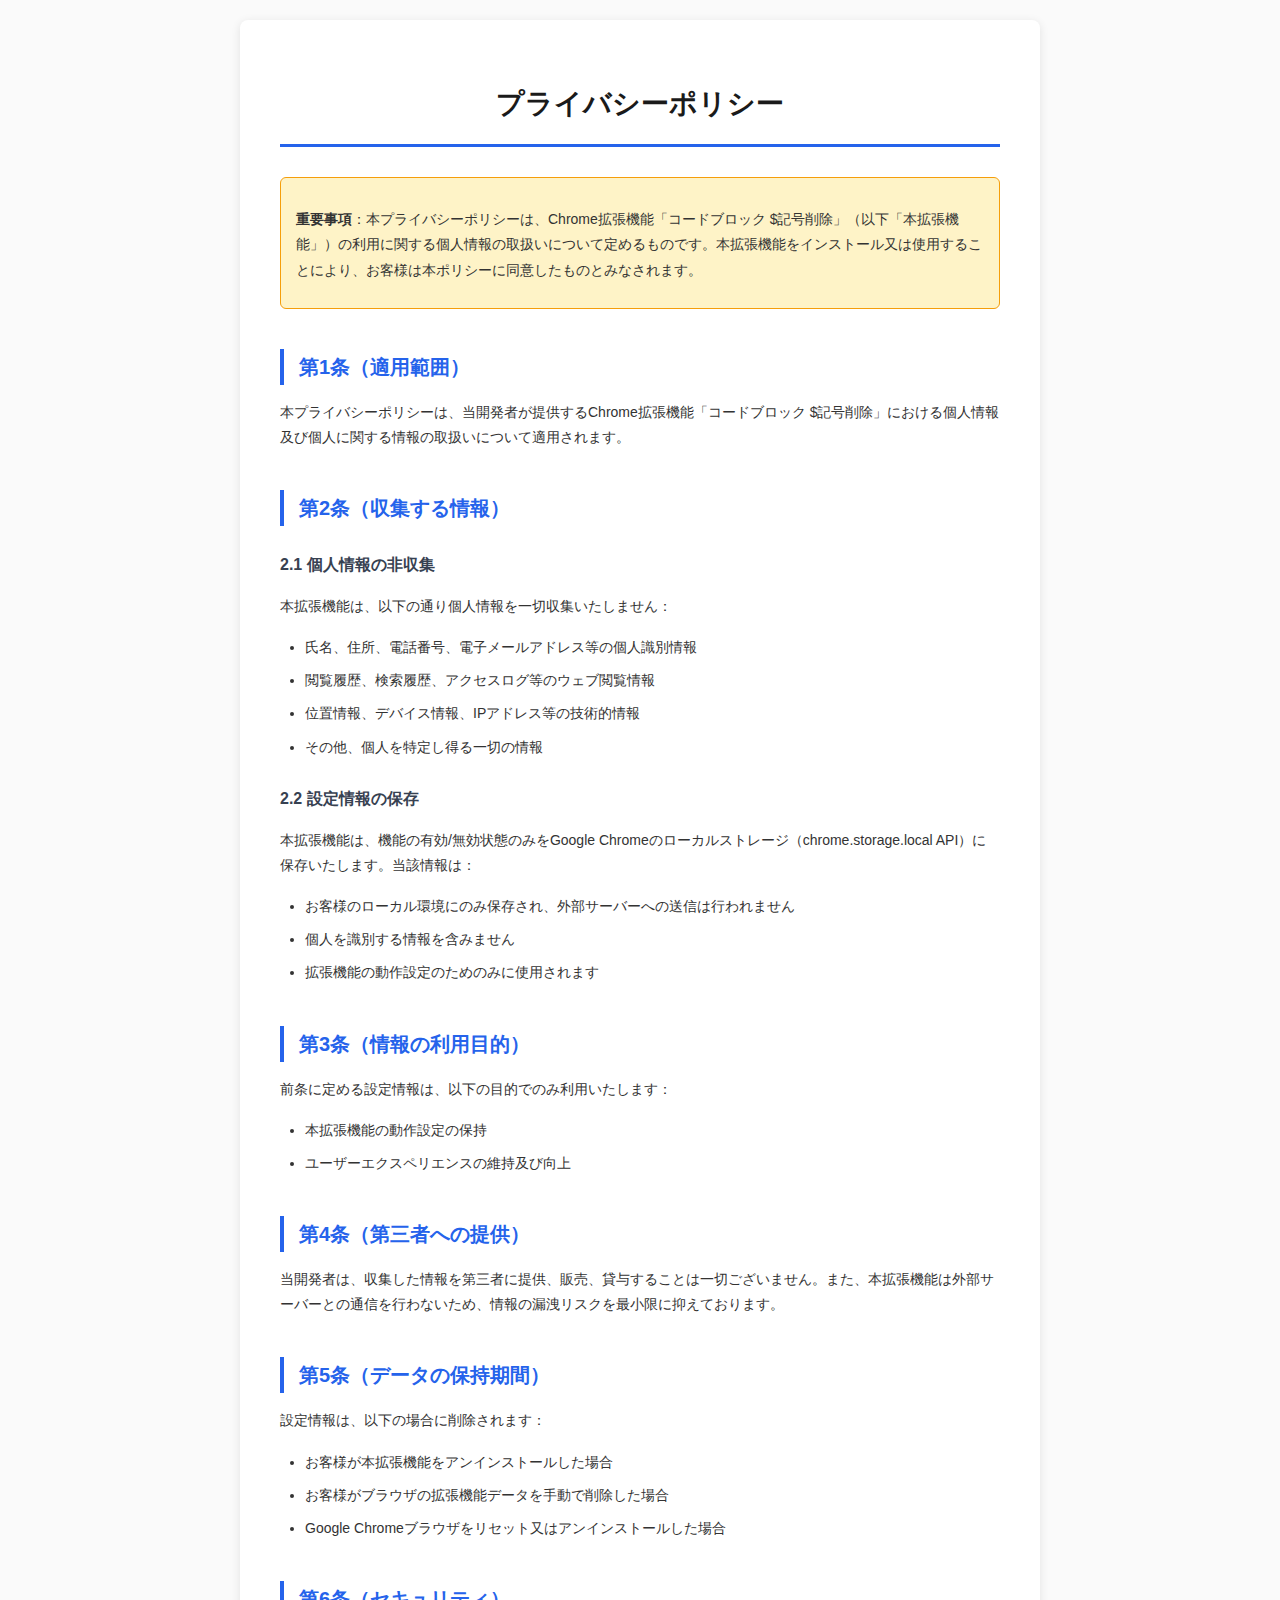
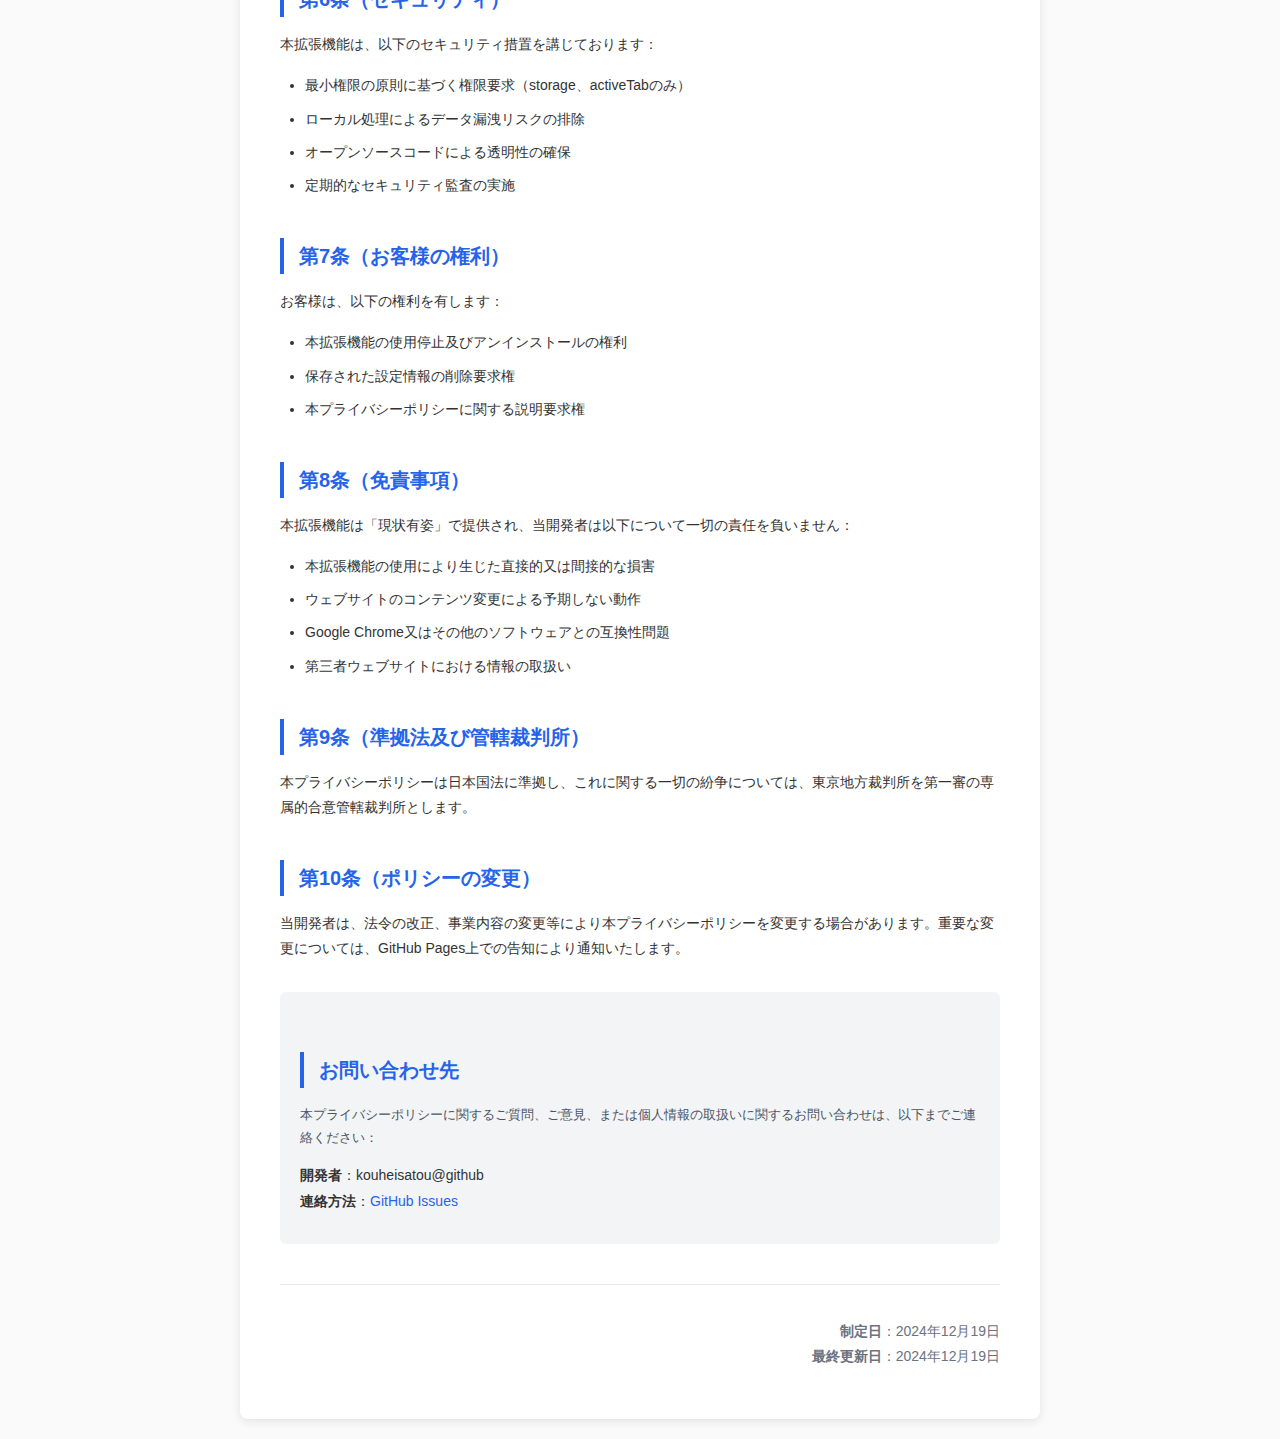
<file: index.html>
<!DOCTYPE html>
<html lang="ja">
<head>
    <meta charset="UTF-8">
    <meta name="viewport" content="width=device-width, initial-scale=1.0">
    <title>コードブロック $記号削除 - プライバシーポリシー</title>
    <meta name="description" content="Chrome拡張機能「コードブロック $記号削除」のプライバシーポリシー及び利用規約">
    <style>
        body {
            font-family: "Noto Sans JP", -apple-system, BlinkMacSystemFont, "Segoe UI", Roboto, Arial, sans-serif;
            line-height: 1.8;
            max-width: 800px;
            margin: 0 auto;
            padding: 20px;
            background: #fafafa;
            color: #333;
        }
        
        .container {
            background: white;
            padding: 40px;
            border-radius: 8px;
            box-shadow: 0 2px 10px rgba(0, 0, 0, 0.1);
        }
        
        h1 {
            color: #1a1a1a;
            font-size: 28px;
            margin-bottom: 30px;
            text-align: center;
            border-bottom: 3px solid #2563eb;
            padding-bottom: 15px;
        }
        
        h2 {
            color: #2563eb;
            font-size: 20px;
            margin-top: 40px;
            margin-bottom: 15px;
            border-left: 4px solid #2563eb;
            padding-left: 15px;
        }
        
        h3 {
            color: #374151;
            font-size: 16px;
            margin-top: 25px;
            margin-bottom: 10px;
        }
        
        p, li {
            margin-bottom: 10px;
            font-size: 14px;
        }
        
        .section {
            margin-bottom: 30px;
        }
        
        .important {
            background: #fef3c7;
            border: 1px solid #f59e0b;
            border-radius: 6px;
            padding: 15px;
            margin: 20px 0;
        }
        
        .contact-info {
            background: #f3f4f6;
            border-radius: 6px;
            padding: 20px;
            margin: 30px 0;
        }
        
        .date {
            text-align: right;
            color: #6b7280;
            font-size: 13px;
            margin-top: 40px;
            border-top: 1px solid #e5e7eb;
            padding-top: 20px;
        }
        
        ul {
            padding-left: 25px;
        }
        
        li {
            margin-bottom: 8px;
        }
        
        .legal-text {
            font-size: 13px;
            color: #4b5563;
        }
        
        a {
            color: #2563eb;
            text-decoration: none;
        }
        
        a:hover {
            text-decoration: underline;
        }
    </style>
</head>
<body>
    <div class="container">
        <h1>プライバシーポリシー</h1>
        
        <div class="important">
            <p><strong>重要事項</strong>：本プライバシーポリシーは、Chrome拡張機能「コードブロック $記号削除」（以下「本拡張機能」）の利用に関する個人情報の取扱いについて定めるものです。本拡張機能をインストール又は使用することにより、お客様は本ポリシーに同意したものとみなされます。</p>
        </div>

        <div class="section">
            <h2>第1条（適用範囲）</h2>
            <p>本プライバシーポリシーは、当開発者が提供するChrome拡張機能「コードブロック $記号削除」における個人情報及び個人に関する情報の取扱いについて適用されます。</p>
        </div>

        <div class="section">
            <h2>第2条（収集する情報）</h2>
            <h3>2.1 個人情報の非収集</h3>
            <p>本拡張機能は、以下の通り個人情報を一切収集いたしません：</p>
            <ul>
                <li>氏名、住所、電話番号、電子メールアドレス等の個人識別情報</li>
                <li>閲覧履歴、検索履歴、アクセスログ等のウェブ閲覧情報</li>
                <li>位置情報、デバイス情報、IPアドレス等の技術的情報</li>
                <li>その他、個人を特定し得る一切の情報</li>
            </ul>
            
            <h3>2.2 設定情報の保存</h3>
            <p>本拡張機能は、機能の有効/無効状態のみをGoogle Chromeのローカルストレージ（chrome.storage.local API）に保存いたします。当該情報は：</p>
            <ul>
                <li>お客様のローカル環境にのみ保存され、外部サーバーへの送信は行われません</li>
                <li>個人を識別する情報を含みません</li>
                <li>拡張機能の動作設定のためのみに使用されます</li>
            </ul>
        </div>

        <div class="section">
            <h2>第3条（情報の利用目的）</h2>
            <p>前条に定める設定情報は、以下の目的でのみ利用いたします：</p>
            <ul>
                <li>本拡張機能の動作設定の保持</li>
                <li>ユーザーエクスペリエンスの維持及び向上</li>
            </ul>
        </div>

        <div class="section">
            <h2>第4条（第三者への提供）</h2>
            <p>当開発者は、収集した情報を第三者に提供、販売、貸与することは一切ございません。また、本拡張機能は外部サーバーとの通信を行わないため、情報の漏洩リスクを最小限に抑えております。</p>
        </div>

        <div class="section">
            <h2>第5条（データの保持期間）</h2>
            <p>設定情報は、以下の場合に削除されます：</p>
            <ul>
                <li>お客様が本拡張機能をアンインストールした場合</li>
                <li>お客様がブラウザの拡張機能データを手動で削除した場合</li>
                <li>Google Chromeブラウザをリセット又はアンインストールした場合</li>
            </ul>
        </div>

        <div class="section">
            <h2>第6条（セキュリティ）</h2>
            <p>本拡張機能は、以下のセキュリティ措置を講じております：</p>
            <ul>
                <li>最小権限の原則に基づく権限要求（storage、activeTabのみ）</li>
                <li>ローカル処理によるデータ漏洩リスクの排除</li>
                <li>オープンソースコードによる透明性の確保</li>
                <li>定期的なセキュリティ監査の実施</li>
            </ul>
        </div>

        <div class="section">
            <h2>第7条（お客様の権利）</h2>
            <p>お客様は、以下の権利を有します：</p>
            <ul>
                <li>本拡張機能の使用停止及びアンインストールの権利</li>
                <li>保存された設定情報の削除要求権</li>
                <li>本プライバシーポリシーに関する説明要求権</li>
            </ul>
        </div>

        <div class="section">
            <h2>第8条（免責事項）</h2>
            <p>本拡張機能は「現状有姿」で提供され、当開発者は以下について一切の責任を負いません：</p>
            <ul>
                <li>本拡張機能の使用により生じた直接的又は間接的な損害</li>
                <li>ウェブサイトのコンテンツ変更による予期しない動作</li>
                <li>Google Chrome又はその他のソフトウェアとの互換性問題</li>
                <li>第三者ウェブサイトにおける情報の取扱い</li>
            </ul>
        </div>

        <div class="section">
            <h2>第9条（準拠法及び管轄裁判所）</h2>
            <p>本プライバシーポリシーは日本国法に準拠し、これに関する一切の紛争については、東京地方裁判所を第一審の専属的合意管轄裁判所とします。</p>
        </div>

        <div class="section">
            <h2>第10条（ポリシーの変更）</h2>
            <p>当開発者は、法令の改正、事業内容の変更等により本プライバシーポリシーを変更する場合があります。重要な変更については、GitHub Pages上での告知により通知いたします。</p>
        </div>

        <div class="contact-info">
            <h2>お問い合わせ先</h2>
            <p class="legal-text">本プライバシーポリシーに関するご質問、ご意見、または個人情報の取扱いに関するお問い合わせは、以下までご連絡ください：</p>
            <p><strong>開発者</strong>：kouheisatou@github<br>
            <strong>連絡方法</strong>：<a href="https://github.com/kouheisatou/nodollar_extension/issues">GitHub Issues</a></p>
        </div>

        <div class="date">
            <p><strong>制定日</strong>：2024年12月19日<br>
            <strong>最終更新日</strong>：2024年12月19日</p>
        </div>
    </div>
</body>
</html>
</file>
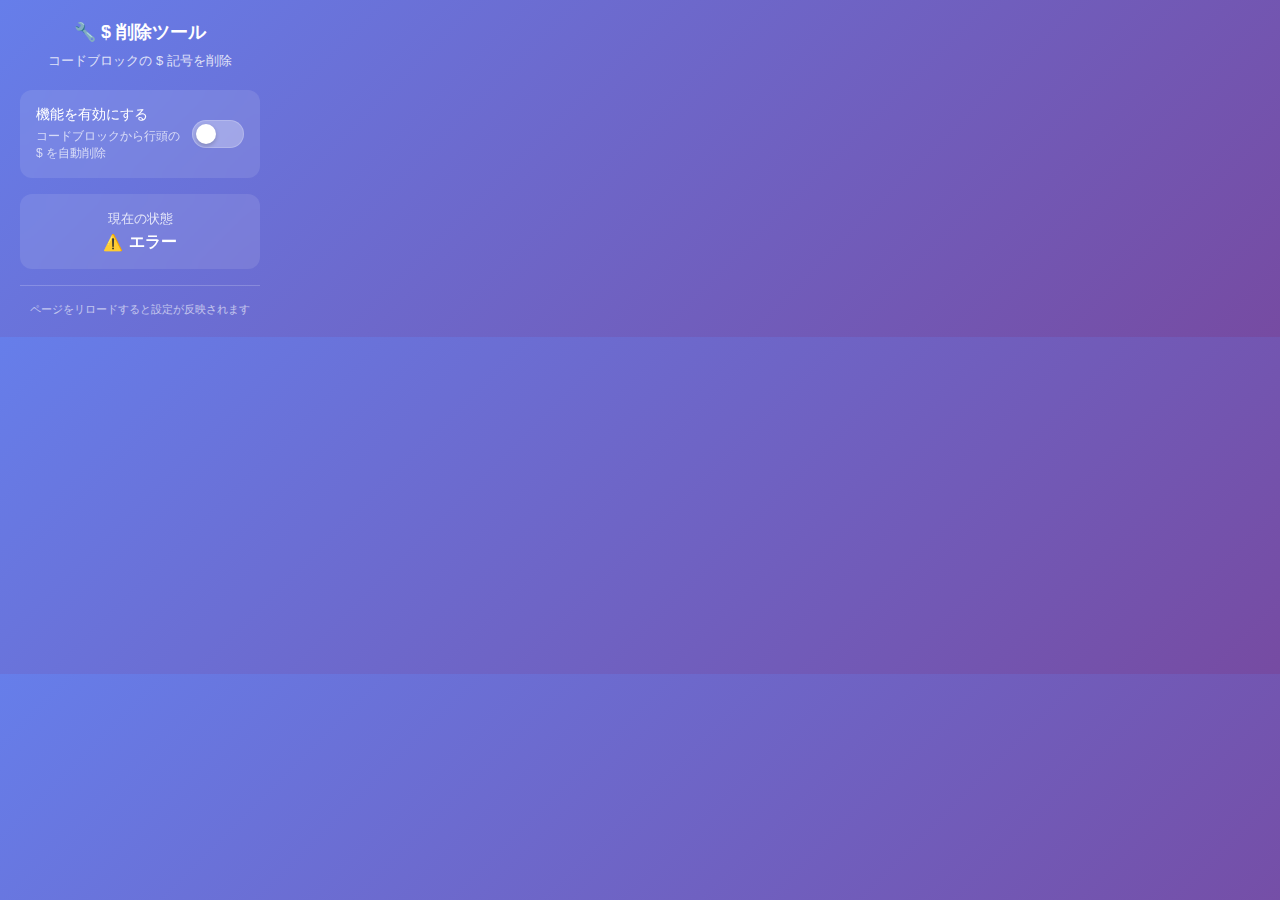
<file: popup.html>
<!DOCTYPE html>
<html lang="ja">
<head>
  <meta charset="UTF-8">
  <meta name="viewport" content="width=device-width, initial-scale=1.0">
  <title>コードブロック $ 削除ツール 設定</title>
  <style>
    body {
      width: 280px;
      padding: 0;
      margin: 0;
      font-family: -apple-system, BlinkMacSystemFont, 'Segoe UI', Roboto, Arial, sans-serif;
      background: linear-gradient(135deg, #667eea 0%, #764ba2 100%);
      color: white;
    }

    .container {
      padding: 20px;
    }

    .header {
      text-align: center;
      margin-bottom: 20px;
    }

    .title {
      font-size: 18px;
      font-weight: 600;
      margin: 0 0 8px 0;
      display: flex;
      align-items: center;
      justify-content: center;
      gap: 8px;
    }

    .subtitle {
      font-size: 13px;
      opacity: 0.8;
      margin: 0;
    }

    .toggle-section {
      background: rgba(255, 255, 255, 0.1);
      border-radius: 12px;
      padding: 16px;
      margin-bottom: 16px;
      backdrop-filter: blur(10px);
    }

    .toggle-container {
      display: flex;
      align-items: center;
      justify-content: space-between;
    }

    .toggle-info {
      flex: 1;
    }

    .toggle-label {
      font-size: 14px;
      font-weight: 500;
      margin: 0 0 4px 0;
    }

    .toggle-description {
      font-size: 12px;
      opacity: 0.7;
      margin: 0;
    }

    .toggle-switch {
      position: relative;
      width: 52px;
      height: 28px;
      margin-left: 12px;
    }

    .toggle-input {
      opacity: 0;
      width: 0;
      height: 0;
    }

    .toggle-slider {
      position: absolute;
      cursor: pointer;
      top: 0;
      left: 0;
      right: 0;
      bottom: 0;
      background-color: rgba(255, 255, 255, 0.3);
      transition: 0.3s;
      border-radius: 28px;
      border: 1px solid rgba(255, 255, 255, 0.2);
    }

    .toggle-slider:before {
      position: absolute;
      content: "";
      height: 20px;
      width: 20px;
      left: 3px;
      bottom: 3px;
      background-color: white;
      transition: 0.3s;
      border-radius: 50%;
      box-shadow: 0 2px 4px rgba(0, 0, 0, 0.2);
    }

    .toggle-input:checked + .toggle-slider {
      background-color: rgba(34, 197, 94, 0.8);
      border-color: rgba(34, 197, 94, 0.6);
    }

    .toggle-input:checked + .toggle-slider:before {
      transform: translateX(24px);
    }

    .status-section {
      background: rgba(255, 255, 255, 0.1);
      border-radius: 12px;
      padding: 16px;
      text-align: center;
      backdrop-filter: blur(10px);
    }

    .status-text {
      font-size: 13px;
      margin: 0;
      opacity: 0.8;
    }

    .status-value {
      font-size: 16px;
      font-weight: 600;
      margin: 4px 0 0 0;
      display: flex;
      align-items: center;
      justify-content: center;
      gap: 6px;
    }

    .status-enabled {
      color: #22c55e;
    }

    .status-disabled {
      color: #ef4444;
    }

    .footer {
      text-align: center;
      margin-top: 16px;
      padding-top: 16px;
      border-top: 1px solid rgba(255, 255, 255, 0.2);
    }

    .footer-text {
      font-size: 11px;
      opacity: 0.6;
      margin: 0;
    }
  </style>
</head>
<body>
  <div class="container">
    <div class="header">
      <h1 class="title">
        🔧 $ 削除ツール
      </h1>
      <p class="subtitle">コードブロックの $ 記号を削除</p>
    </div>

    <div class="toggle-section">
      <div class="toggle-container">
        <div class="toggle-info">
          <p class="toggle-label">機能を有効にする</p>
          <p class="toggle-description">コードブロックから行頭の $ を自動削除</p>
        </div>
        <label class="toggle-switch">
          <input type="checkbox" id="enableToggle" class="toggle-input">
          <span class="toggle-slider"></span>
        </label>
      </div>
    </div>

    <div class="status-section">
      <p class="status-text">現在の状態</p>
      <p class="status-value" id="statusValue">
        <span id="statusIcon">⏳</span>
        <span id="statusText">読み込み中...</span>
      </p>
    </div>

    <div class="footer">
      <p class="footer-text">ページをリロードすると設定が反映されます</p>
    </div>
  </div>

  <script src="popup.js"></script>
</body>
</html>
</file>
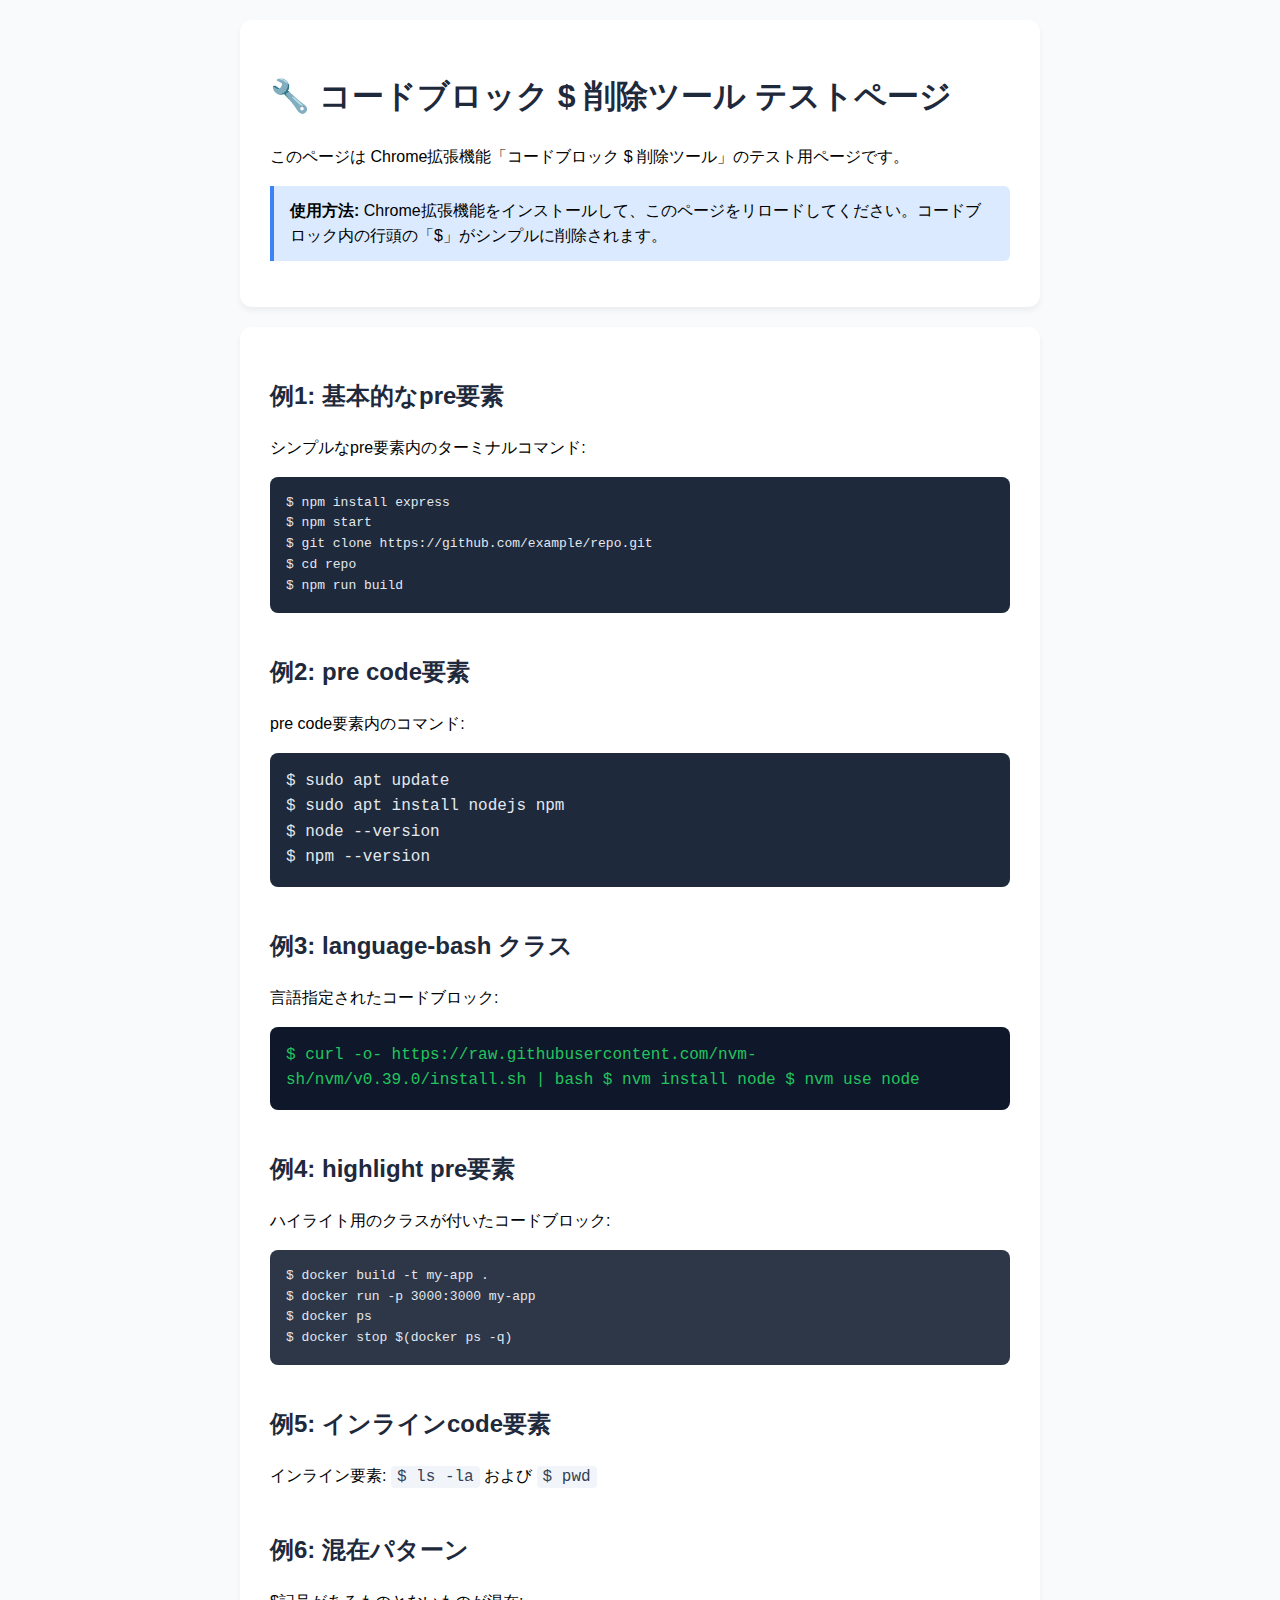
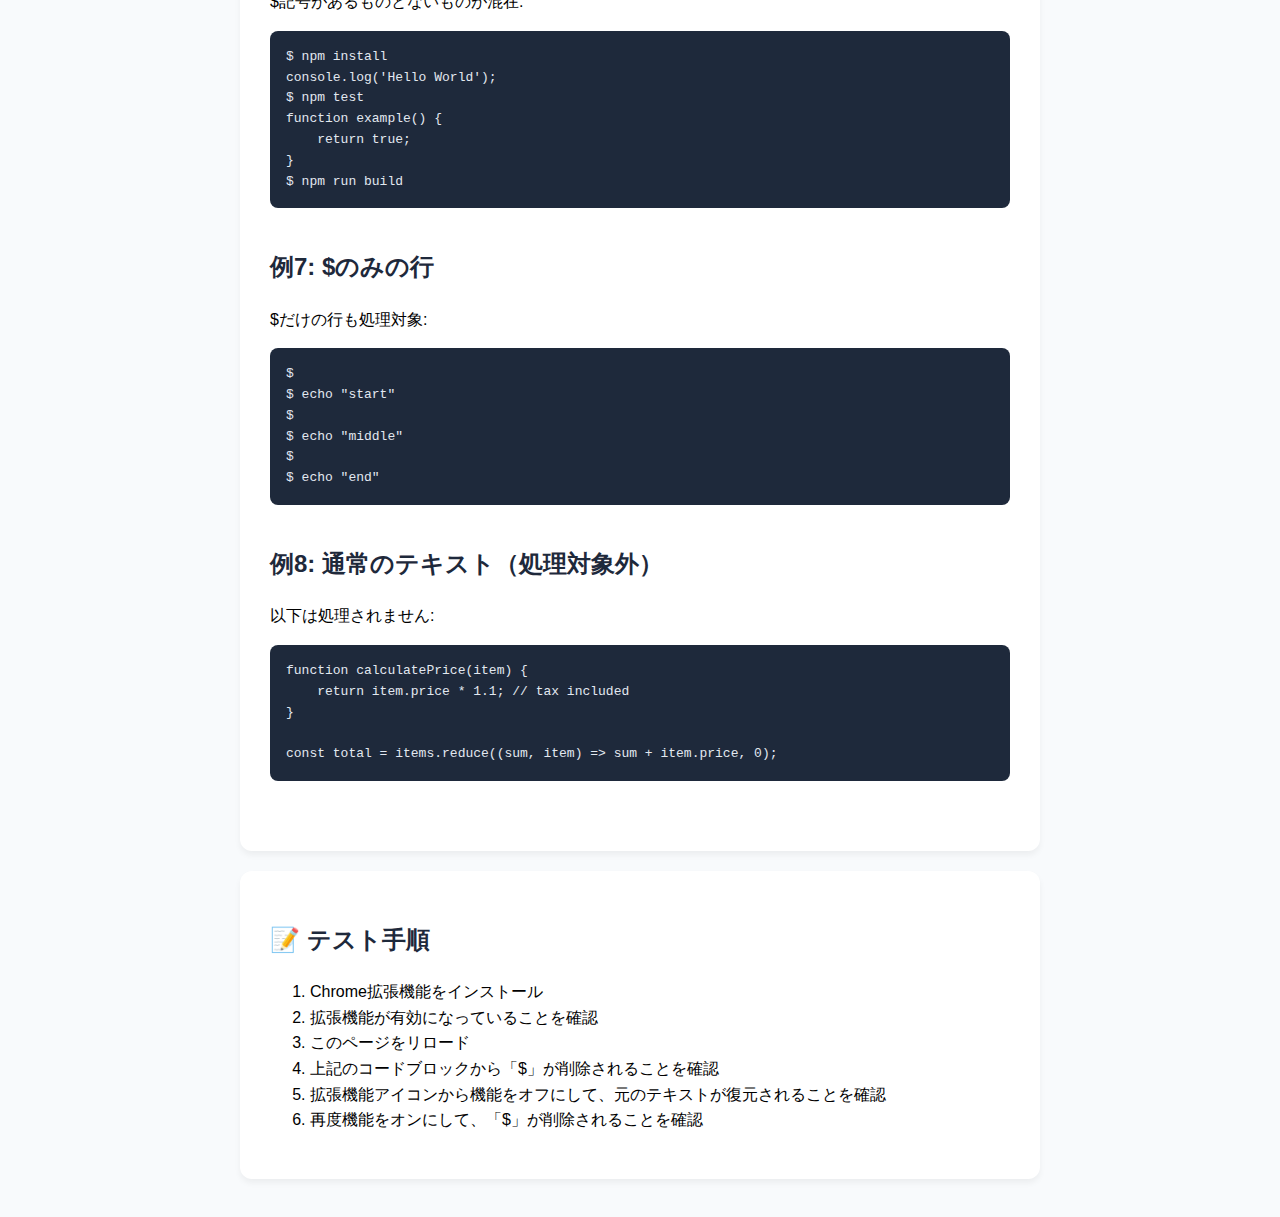
<file: test.html>
<!DOCTYPE html>
<html lang="ja">
<head>
    <meta charset="UTF-8">
    <meta name="viewport" content="width=device-width, initial-scale=1.0">
    <title>コードブロック $ 削除ツール テストページ</title>
    <style>
        body {
            font-family: -apple-system, BlinkMacSystemFont, 'Segoe UI', Roboto, Arial, sans-serif;
            line-height: 1.6;
            max-width: 800px;
            margin: 0 auto;
            padding: 20px;
            background: #f8fafc;
        }

        h1, h2 {
            color: #1e293b;
        }

        .container {
            background: white;
            padding: 30px;
            border-radius: 12px;
            box-shadow: 0 4px 6px rgba(0, 0, 0, 0.05);
            margin-bottom: 20px;
        }

        pre {
            background: #1e293b;
            color: #e2e8f0;
            padding: 16px;
            border-radius: 8px;
            overflow-x: auto;
            margin: 16px 0;
        }

        code {
            background: #f1f5f9;
            color: #334155;
            padding: 2px 6px;
            border-radius: 4px;
            font-family: 'Monaco', 'Menlo', 'Ubuntu Mono', monospace;
        }

        pre code {
            background: none;
            color: inherit;
            padding: 0;
        }

        .example-section {
            margin-bottom: 40px;
        }

        .note {
            background: #dbeafe;
            border-left: 4px solid #3b82f6;
            padding: 12px 16px;
            margin: 16px 0;
            border-radius: 0 6px 6px 0;
        }

        .language-bash {
            background: #0f172a;
            color: #22c55e;
            padding: 16px;
            border-radius: 8px;
            font-family: 'Monaco', 'Menlo', 'Ubuntu Mono', monospace;
            margin: 16px 0;
        }

        .highlight pre {
            background: #2d3748;
            color: #e2e8f0;
        }
    </style>
</head>
<body>
    <div class="container">
        <h1>🔧 コードブロック $ 削除ツール テストページ</h1>
        <p>このページは Chrome拡張機能「コードブロック $ 削除ツール」のテスト用ページです。</p>
        
        <div class="note">
            <strong>使用方法:</strong> Chrome拡張機能をインストールして、このページをリロードしてください。コードブロック内の行頭の「$」がシンプルに削除されます。
        </div>
    </div>

    <div class="container">
        <div class="example-section">
            <h2>例1: 基本的なpre要素</h2>
            <p>シンプルなpre要素内のターミナルコマンド:</p>
            <pre>$ npm install express
$ npm start
$ git clone https://github.com/example/repo.git
$ cd repo
$ npm run build</pre>
        </div>

        <div class="example-section">
            <h2>例2: pre code要素</h2>
            <p>pre code要素内のコマンド:</p>
            <pre><code>$ sudo apt update
$ sudo apt install nodejs npm
$ node --version
$ npm --version</code></pre>
        </div>

        <div class="example-section">
            <h2>例3: language-bash クラス</h2>
            <p>言語指定されたコードブロック:</p>
            <div class="language-bash">$ curl -o- https://raw.githubusercontent.com/nvm-sh/nvm/v0.39.0/install.sh | bash
$ nvm install node
$ nvm use node</div>
        </div>

        <div class="example-section">
            <h2>例4: highlight pre要素</h2>
            <p>ハイライト用のクラスが付いたコードブロック:</p>
            <div class="highlight">
                <pre>$ docker build -t my-app .
$ docker run -p 3000:3000 my-app
$ docker ps
$ docker stop $(docker ps -q)</pre>
            </div>
        </div>

        <div class="example-section">
            <h2>例5: インラインcode要素</h2>
            <p>インライン要素: <code>$ ls -la</code> および <code>$ pwd</code></p>
        </div>

        <div class="example-section">
            <h2>例6: 混在パターン</h2>
            <p>$記号があるものとないものが混在:</p>
            <pre>$ npm install
console.log('Hello World');
$ npm test
function example() {
    return true;
}
$ npm run build</pre>
        </div>

        <div class="example-section">
            <h2>例7: $のみの行</h2>
            <p>$だけの行も処理対象:</p>
            <pre>$
$ echo "start"
$
$ echo "middle" 
$
$ echo "end"</pre>
        </div>

        <div class="example-section">
            <h2>例8: 通常のテキスト（処理対象外）</h2>
            <p>以下は処理されません:</p>
            <pre>function calculatePrice(item) {
    return item.price * 1.1; // tax included
}

const total = items.reduce((sum, item) => sum + item.price, 0);</pre>
        </div>
    </div>

    <div class="container">
        <h2>📝 テスト手順</h2>
        <ol>
            <li>Chrome拡張機能をインストール</li>
            <li>拡張機能が有効になっていることを確認</li>
            <li>このページをリロード</li>
            <li>上記のコードブロックから「$」が削除されることを確認</li>
            <li>拡張機能アイコンから機能をオフにして、元のテキストが復元されることを確認</li>
            <li>再度機能をオンにして、「$」が削除されることを確認</li>
        </ol>
    </div>
</body>
</html>
</file>
